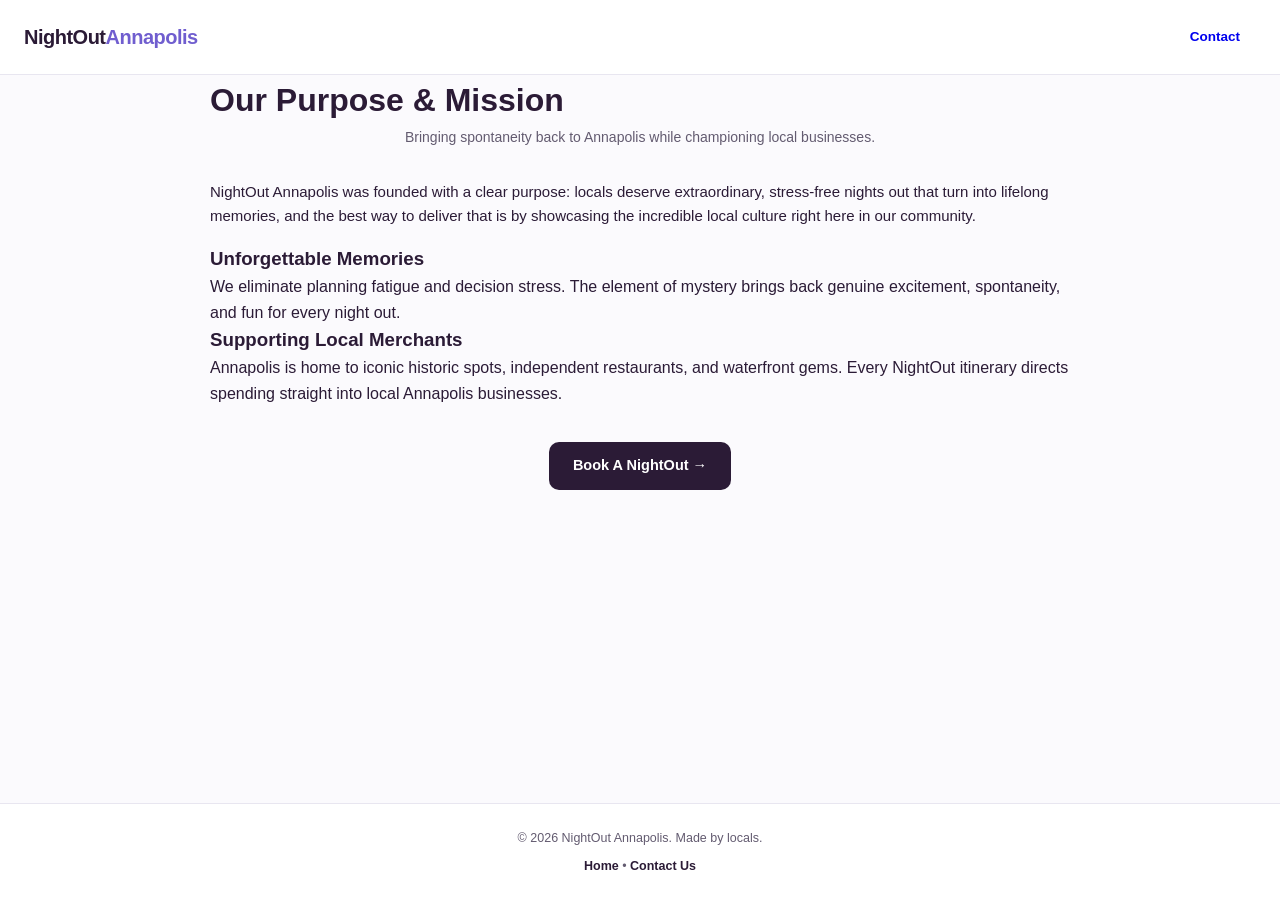
<file: about/index.html>
<!DOCTYPE html>
<html lang="en">
<head>
    <meta charset="UTF-8">
    <meta name="viewport" content="width=device-width, initial-scale=1.0">
    <title>About Us — NightOut Annapolis</title>
    
    <link rel="icon" type="image/png" href="/favicon.png">
    <link rel="stylesheet" href="/styles.css">
</head>
<body>

    <header>
        <a href="/" class="logo">NightOut<span>Annapolis</span></a>
        <div class="nav-links">
            <a href="/about/" class="nav-btn" style="background: var(--accent); color: #ffffff;">About Us</a>
            <a href="/contact/" class="nav-btn">Contact</a>
        </div>
    </header>

    <main>
        <div class="card">
            <h1>Our Purpose & Mission</h1>
            <p class="section-subtitle" style="margin-bottom: 32px;">Bringing spontaneity back to Annapolis while championing local businesses.</p>

            <p style="font-size: 15px; color: var(--text-main); margin-bottom: 16px;">
                NightOut Annapolis was founded with a clear purpose: locals deserve extraordinary, stress-free nights out that turn into lifelong memories, and the best way to deliver that is by showcasing the incredible local culture right here in our community.
            </p>

            <div class="pillar-grid">
                <div class="pillar-card">
                    <h3>Unforgettable Memories</h3>
                    <p>We eliminate planning fatigue and decision stress. The element of mystery brings back genuine excitement, spontaneity, and fun for every night out.</p>
                </div>
                <div class="pillar-card">
                    <h3>Supporting Local Merchants</h3>
                    <p>Annapolis is home to iconic historic spots, independent restaurants, and waterfront gems. Every NightOut itinerary directs spending straight into local Annapolis businesses.</p>
                </div>
            </div>

            <div style="text-align: center; margin-top: 36px;">
                <a href="/booking/" class="btn">Book A NightOut →</a>
            </div>
        </div>
    </main>

    <footer>
        &copy; 2026 NightOut Annapolis. Made by locals.
        <div style="margin-top: 8px;">
            <a href="/">Home</a> • <a href="/contact/">Contact Us</a>
        </div>
    </footer>

</body>
</html>
</file>
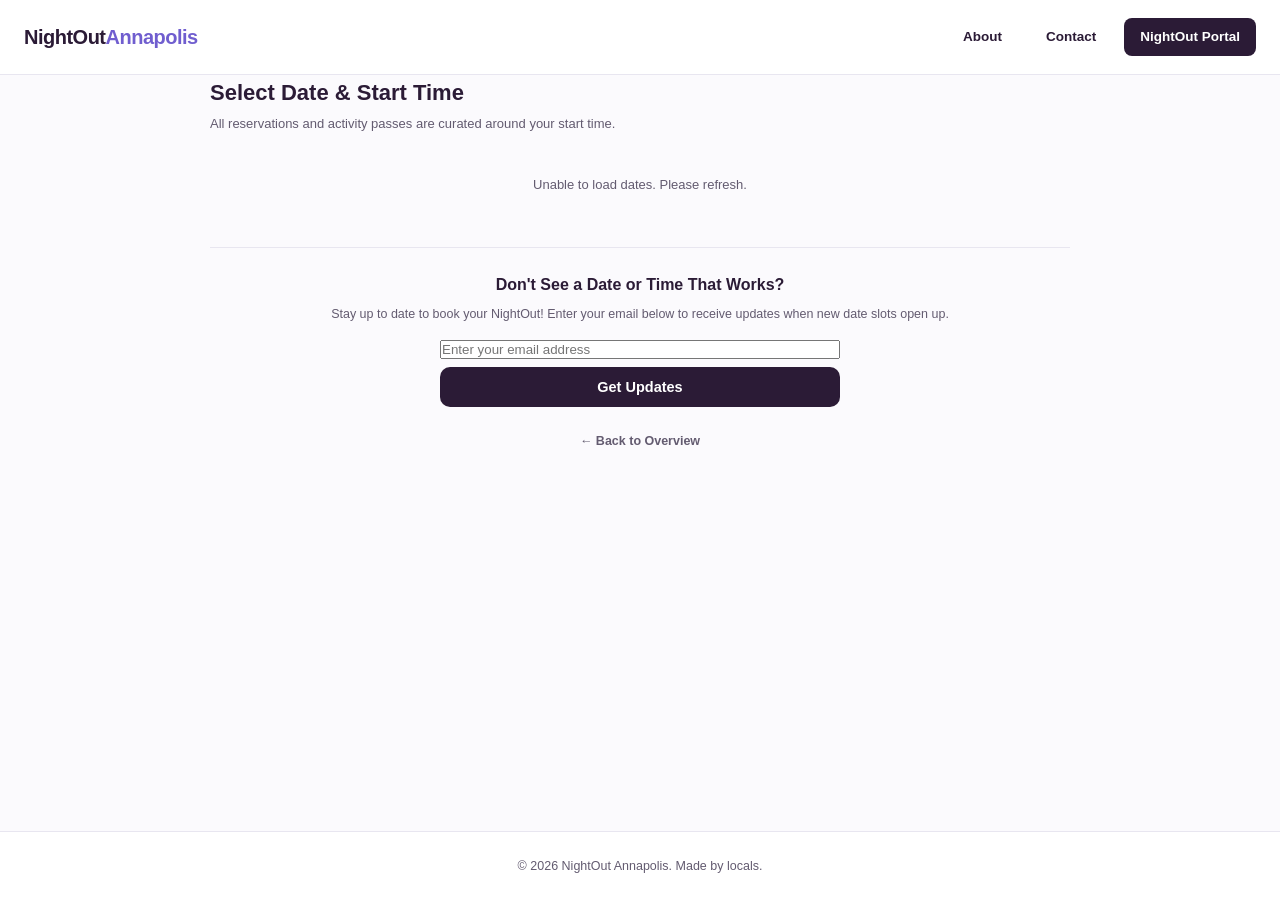
<file: booking/index.html>
<!DOCTYPE html>
<html lang="en">
<head>
    <meta charset="UTF-8">
    <meta name="viewport" content="width=device-width, initial-scale=1.0">
    <title>Select Date & Time — NightOut Annapolis</title>
    
    <link rel="icon" type="image/png" href="../favicon.png">
    <link rel="stylesheet" href="../styles.css">

    <!-- FALLBACK CSS FOR GUARANTEED SLOTS DISPLAY -->
    <style>
        .date-group {
            border: 1px solid #e8e6f0;
            border-radius: 16px;
            padding: 18px;
            margin-bottom: 18px;
            background: #ffffff;
            box-shadow: 0 4px 12px rgba(43, 27, 54, 0.03);
            text-align: left;
        }
        .date-title {
            font-size: 16px;
            font-weight: 800;
            color: #2b1b36;
            margin-bottom: 12px;
        }
        .time-slots-grid {
            display: grid;
            grid-template-columns: repeat(auto-fill, minmax(150px, 1fr));
            gap: 12px;
        }
        .time-slot {
            border: 1px dashed #e8e6f0;
            border-radius: 12px;
            padding: 12px;
            text-align: center;
            background: #ffffff;
            display: flex;
            flex-direction: column;
            align-items: center;
            justify-content: center;
        }
        .time-slot.available {
            border: 1.5px solid #2b1b36;
            cursor: pointer;
        }
        .time-slot.available:hover {
            background: #2b1b36;
            color: #ffffff;
        }
        .time-slot.soldout {
            background: #f9f9fb;
            border: 1px solid #e8e6f0;
            color: #a39cae;
            cursor: not-allowed;
            opacity: 0.7;
        }
        .time-text {
            font-size: 14px;
            font-weight: 800;
        }
        .time-sub {
            font-size: 11px;
            color: #635b70;
            margin-top: 4px;
            font-weight: 600;
        }
        .soldout-badge {
            display: inline-block;
            background: #e8e6f0;
            color: #635b70;
            font-size: 10px;
            font-weight: 800;
            padding: 3px 8px;
            border-radius: 20px;
            text-transform: uppercase;
            margin-top: 4px;
        }
        @media (max-width: 639px) {
            .nav-btn.secondary-nav { display: none !important; }
        }
    </style>
</head>
<body>

    <header>
        <a href="../" class="logo">NightOut<span>Annapolis</span></a>
        <div class="nav-links">
            <a href="../about/" class="nav-btn secondary-nav">About</a>
            <a href="../contact/" class="nav-btn secondary-nav">Contact</a>
            <a href="../tracker/" class="nav-btn primary-nav">NightOut Portal</a>
        </div>
    </header>

    <main>
        <div class="card">
            <h2 style="font-size: 22px; font-weight: 900; margin-bottom: 4px; color: var(--primary);">Select Date & Start Time</h2>
            <p style="font-size: 13px; color: var(--text-muted); margin-bottom: 20px;">All reservations and activity passes are curated around your start time.</p>

            <div id="loadingText" style="text-align: center; padding: 20px; color: var(--text-muted); font-size: 13px;">Loading live availability...</div>
            <div id="datesContainer"></div>

            <div style="margin-top: 32px; padding-top: 24px; border-top: 1px solid var(--border-color); text-align: center;">
                <h3 style="font-size: 16px; font-weight: 800; color: var(--primary); margin-bottom: 6px;">Don't See a Date or Time That Works?</h3>
                <p style="font-size: 12.5px; color: var(--text-muted); margin-bottom: 16px;">Stay up to date to book your NightOut! Enter your email below to receive updates when new date slots open up.</p>
                
                <form id="bookingEmailForm" onsubmit="handleEmailSubmit(event, 'bookingStatus', 'Booking Page')" style="display: flex; flex-direction: column; gap: 8px; max-width: 400px; margin: 0 auto;">
                    <input type="email" placeholder="Enter your email address" required>
                    <button type="submit" class="btn">Get Updates</button>
                </form>
                <div id="bookingStatus" style="display: none; margin-top: 10px; font-size: 12.5px; font-weight: 700; color: #10b981;">Thanks! You have been added to the Email List.</div>
            </div>

            <a href="../" style="display: block; text-align: center; margin-top: 24px; color: var(--text-muted); font-size: 12.5px; font-weight: 600; text-decoration: none;">← Back to Overview</a>
        </div>
    </main>

    <footer>&copy; 2026 NightOut Annapolis. Made by locals.</footer>

    <script>
        const GOOGLE_SCRIPT_URL = "https://script.google.com/macros/s/AKfycbzK5qTseJuvbgz7uOT056mxcE2o-JESYaNkLnEhcASWbCfFkzxJ-SFBcqgxnPk8jW7-/exec";

        function formatCleanTime(timeStr) {
            if (!timeStr) return "";
            var str = timeStr.toString().trim();
            if (str.includes("GMT") || str.includes("T")) {
                var d = new Date(str);
                if (!isNaN(d.getTime())) {
                    return d.toLocaleTimeString([], { hour: 'numeric', minute: '2-digit', hour12: true });
                }
            }
            var parts = str.split(":");
            if (parts.length >= 2) {
                var hrs = parseInt(parts[0], 10);
                var mins = parts[1];
                var ampm = hrs >= 12 ? 'PM' : 'AM';
                hrs = hrs % 12;
                hrs = hrs ? hrs : 12;
                return hrs + ":" + mins + " " + ampm;
            }
            return str;
        }

        // UPDATED CLEAN DATE FUNCTION - PREVENTS 2001 BUG
        function formatCleanDate(dateStr) {
            if (!dateStr) return "";
            var str = dateStr.toString().trim();

            // Try to parse full JavaScript timestamp or ISO string
            if (str.includes("GMT") || str.includes("T")) {
                var d = new Date(str);
                if (!isNaN(d.getTime())) {
                    return d.toLocaleDateString('en-US', { weekday: 'long', month: 'long', day: 'numeric' });
                }
            }

            // Strip out 4-digit years like 2001, 2024, etc.
            str = str.replace(/,?\s*\b(2001|2000|1999|202\d|203\d)\b/gi, '').trim();

            return str;
        }

        window.addEventListener('DOMContentLoaded', () => {
            fetch(GOOGLE_SCRIPT_URL + "?action=getDates")
            .then(res => res.json())
            .then(data => {
                document.getElementById('loadingText').style.display = 'none';
                const container = document.getElementById('datesContainer');
                container.innerHTML = "";

                if (!data || data.length === 0) {
                    container.innerHTML = "<div style='text-align:center; color:#64748b; font-size:13px;'>No available dates listed right now. Check back soon!</div>";
                    return;
                }

                const grouped = {};
                data.forEach(item => {
                    var cleanD = formatCleanDate(item.date);
                    if (!grouped[cleanD]) grouped[cleanD] = [];
                    
                    item.cleanStart = formatCleanTime(item.startTime);
                    item.cleanFinish = formatCleanTime(item.finishTime);
                    item.slotKey = cleanD + " (" + item.cleanStart + " - " + item.cleanFinish + ")";
                    
                    grouped[cleanD].push(item);
                });

                Object.keys(grouped).forEach(dateStr => {
                    const groupDiv = document.createElement('div');
                    groupDiv.className = "date-group";
                    
                    let slotsHtml = `<div class="date-title">${dateStr}</div><div class="time-slots-grid">`;
                    
                    grouped[dateStr].forEach(item => {
                        const isAvailable = item.quantity > 0;
                        const timeDisplay = item.cleanStart + (item.cleanFinish ? " - " + item.cleanFinish : "");
                        
                        if (isAvailable) {
                            const stockBadge = item.quantity === 1 
                                ? `<div style="background: var(--coral, #705ecf); color: #ffffff; font-size: 10px; font-weight: 800; padding: 2px 8px; border-radius: 12px; margin-top: 4px; display: inline-block;">ONLY 1 SLOT LEFT</div>`
                                : `<div class="time-sub">${item.quantity} Slots Left ($${item.price})</div>`;

                            slotsHtml += `
                                <div class="time-slot available" onclick="bookTimeSlot('${item.slotKey}', '${item.stripeLink}')">
                                    <div class="time-text">${timeDisplay}</div>
                                    ${stockBadge}
                                </div>
                            `;
                        } else {
                            slotsHtml += `
                                <div class="time-slot soldout">
                                    <div class="time-text">${timeDisplay}</div>
                                    <div class="soldout-badge">Sold Out</div>
                                </div>
                            `;
                        }
                    });

                    slotsHtml += `</div>`;
                    groupDiv.innerHTML = slotsHtml;
                    container.appendChild(groupDiv);
                });
            })
            .catch(err => {
                console.error(err);
                document.getElementById('loadingText').textContent = "Unable to load dates. Please refresh.";
            });
        });

        function bookTimeSlot(slotKey, stripeUrl) {
            localStorage.setItem('chosenDate', slotKey);
            window.location.href = stripeUrl;
        }

        function handleEmailSubmit(event, statusId, sourcePage) {
            event.preventDefault();
            const form = event.target;
            const emailInput = form.querySelector('input[type="email"]');
            const submitBtn = form.querySelector('button');
            const statusDiv = document.getElementById(statusId);

            if (!emailInput || !emailInput.value) return;

            const userEmail = emailInput.value.trim();
            submitBtn.textContent = "Saving...";
            submitBtn.disabled = true;

            const payload = {
                action: "subscribeEmail",
                email: userEmail,
                source: sourcePage || "Booking Page"
            };

            fetch(GOOGLE_SCRIPT_URL, {
                method: "POST",
                mode: "cors",
                headers: { "Content-Type": "text/plain" },
                body: JSON.stringify(payload)
            })
            .then(res => res.json())
            .then(data => {
                statusDiv.style.display = 'block';
                statusDiv.textContent = "Thanks! You have been added to the Email List.";
                form.reset();
                submitBtn.textContent = "Get Updates";
                submitBtn.disabled = false;
            })
            .catch(err => {
                console.error("Error saving email:", err);
                statusDiv.style.display = 'block';
                statusDiv.textContent = "Thanks! Your email has been added to our list.";
                form.reset();
                submitBtn.textContent = "Get Updates";
                submitBtn.disabled = false;
            });
        }
    </script>
</body>
</html>
</file>
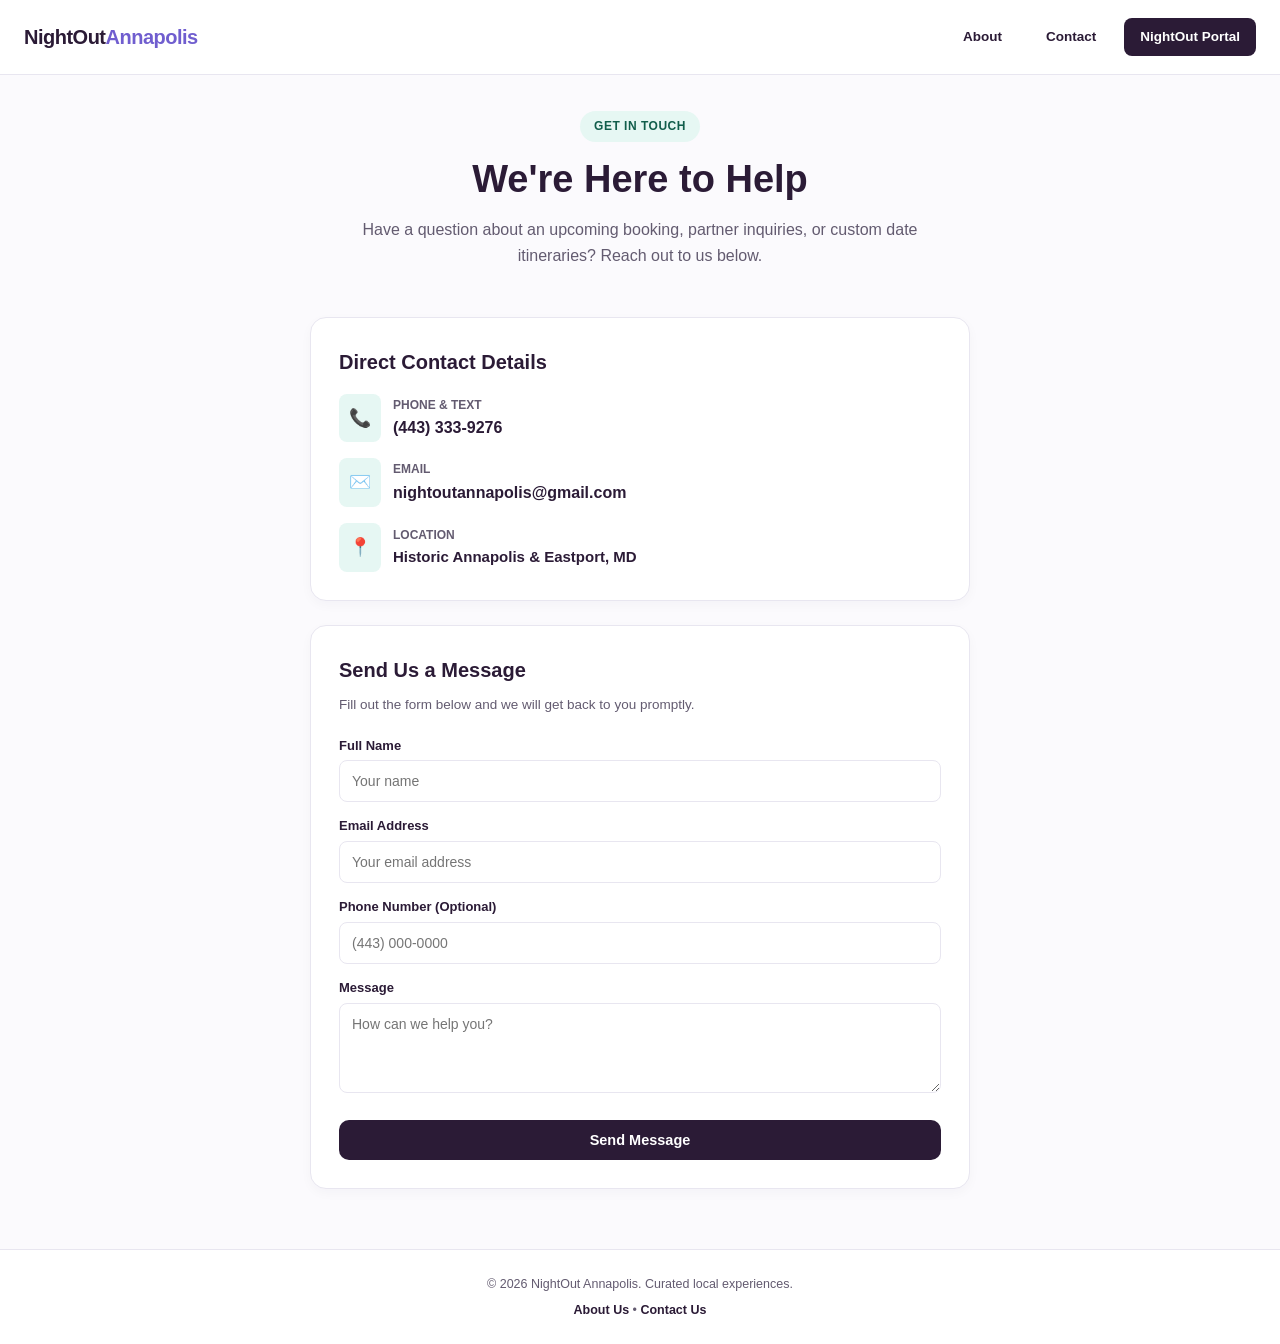
<file: contact/index.html>
<!DOCTYPE html>
<html lang="en">
<head>
    <meta charset="UTF-8">
    <meta name="viewport" content="width=device-width, initial-scale=1.0">
    <title>Contact Us — NightOut Annapolis</title>
    
    <link rel="icon" type="image/png" href="/favicon.png">
    <link rel="stylesheet" href="/styles.css">

    <meta property="og:type" content="website">
    <meta property="og:url" content="https://nightoutannapolis.github.io/contact/">
    <meta property="og:title" content="Contact NightOut Annapolis">
    <meta property="og:description" content="Have questions about your surprise date night? Get in touch with our team directly.">
</head>
<body>

    <header>
        <a href="/" class="logo">NightOut<span>Annapolis</span></a>
        <div class="nav-links">
            <a href="/about/" class="nav-btn secondary-nav">About</a>
            <a href="/contact/" class="nav-btn secondary-nav">Contact</a>
            <a href="/tracker/" class="nav-btn primary-nav">NightOut Portal</a>
        </div>
    </header>

    <div class="hero" style="padding: 36px 20px 24px;">
        <span class="hero-badge">Get in Touch</span>
        <h1>We're Here to Help</h1>
        <p>Have a question about an upcoming booking, partner inquiries, or custom date itineraries? Reach out to us below.</p>
    </div>

    <main style="max-width: 700px;">
        <!-- CONTACT INFORMATION CARD -->
        <div class="form-modal-card" style="margin-bottom: 24px;">
            <h2 style="font-size: 20px; font-weight: 800; margin-bottom: 16px; color: var(--primary);">Direct Contact Details</h2>
            
            <div style="display: flex; flex-direction: column; gap: 16px;">
                <div style="display: flex; align-items: center; gap: 12px;">
                    <div style="background: var(--sage); padding: 10px; border-radius: 8px; font-size: 18px;">📞</div>
                    <div>
                        <div style="font-size: 12px; font-weight: 700; text-transform: uppercase; color: var(--text-muted);">Phone & Text</div>
                        <a href="tel:4433339276" style="font-size: 16px; font-weight: 800; color: var(--primary); text-decoration: none;">(443) 333-9276</a>
                    </div>
                </div>

                <div style="display: flex; align-items: center; gap: 12px;">
                    <div style="background: var(--sage); padding: 10px; border-radius: 8px; font-size: 18px;">✉️</div>
                    <div>
                        <div style="font-size: 12px; font-weight: 700; text-transform: uppercase; color: var(--text-muted);">Email</div>
                        <a href="mailto:nightoutannapolis@gmail.com" style="font-size: 16px; font-weight: 800; color: var(--primary); text-decoration: none;">nightoutannapolis@gmail.com</a>
                    </div>
                </div>

                <div style="display: flex; align-items: center; gap: 12px;">
                    <div style="background: var(--sage); padding: 10px; border-radius: 8px; font-size: 18px;">📍</div>
                    <div>
                        <div style="font-size: 12px; font-weight: 700; text-transform: uppercase; color: var(--text-muted);">Location</div>
                        <div style="font-size: 15px; font-weight: 700; color: var(--primary);">Historic Annapolis & Eastport, MD</div>
                    </div>
                </div>
            </div>
        </div>

        <!-- MESSAGE FORM -->
        <div class="form-modal-card">
            <h2 style="font-size: 20px; font-weight: 800; margin-bottom: 8px; color: var(--primary);">Send Us a Message</h2>
            <p style="font-size: 13.5px; color: var(--text-muted); margin-bottom: 20px;">Fill out the form below and we will get back to you promptly.</p>

            <form id="contactForm" onsubmit="handleContactSubmit(event)" style="display: flex; flex-direction: column; gap: 14px;">
                <div>
                    <label style="display: block; font-size: 13px; font-weight: 700; margin-bottom: 4px;">Full Name</label>
                    <input type="text" name="name" placeholder="Your name" required style="width: 100%; padding: 12px; font-size: 14px; border-radius: 8px; border: 1px solid var(--border-color); outline: none;">
                </div>

                <div>
                    <label style="display: block; font-size: 13px; font-weight: 700; margin-bottom: 4px;">Email Address</label>
                    <input type="email" name="email" placeholder="Your email address" required style="width: 100%; padding: 12px; font-size: 14px; border-radius: 8px; border: 1px solid var(--border-color); outline: none;">
                </div>

                <div>
                    <label style="display: block; font-size: 13px; font-weight: 700; margin-bottom: 4px;">Phone Number (Optional)</label>
                    <input type="tel" name="phone" placeholder="(443) 000-0000" style="width: 100%; padding: 12px; font-size: 14px; border-radius: 8px; border: 1px solid var(--border-color); outline: none;">
                </div>

                <div>
                    <label style="display: block; font-size: 13px; font-weight: 700; margin-bottom: 4px;">Message</label>
                    <textarea name="message" rows="4" placeholder="How can we help you?" required style="width: 100%; padding: 12px; font-size: 14px; border-radius: 8px; border: 1px solid var(--border-color); outline: none; resize: vertical;"></textarea>
                </div>

                <button type="submit" class="btn" style="width: 100%; margin-top: 6px;">Send Message</button>
            </form>

            <div id="contactStatus" style="display: none; margin-top: 14px; font-size: 14px; font-weight: 700; color: #10b981; text-align: center;">
                Thank you! Your message has been sent. We will reach out shortly.
            </div>
        </div>
    </main>

    <footer>
        &copy; 2026 NightOut Annapolis. Curated local experiences.
        <div style="margin-top: 6px;">
            <a href="/about/">About Us</a> • <a href="/contact/">Contact Us</a>
        </div>
    </footer>

    <script>
        const GOOGLE_SCRIPT_URL = "https://script.google.com/macros/s/AKfycbzK5qTseJuvbgz7uOT056mxcE2o-JESYaNkLnEhcASWbCfFkzxJ-SFBcqgxnPk8jW7-/exec";

        function handleContactSubmit(event) {
            event.preventDefault();
            const form = event.target;
            const submitBtn = form.querySelector('button');
            const statusDiv = document.getElementById('contactStatus');

            submitBtn.textContent = "Sending...";
            submitBtn.disabled = true;

            const payload = {
                action: "contactMessage",
                name: form.name.value,
                email: form.email.value,
                phone: form.phone.value || "N/A",
                message: form.message.value,
                source: "Contact Page"
            };

            fetch(GOOGLE_SCRIPT_URL, {
                method: "POST",
                mode: "cors",
                headers: { "Content-Type": "text/plain" },
                body: JSON.stringify(payload)
            })
            .then(res => res.json())
            .then(data => {
                statusDiv.style.display = 'block';
                form.reset();
                submitBtn.textContent = "Send Message";
                submitBtn.disabled = false;
            })
            .catch(err => {
                console.error("Error submitting contact form:", err);
                statusDiv.style.display = 'block';
                form.reset();
                submitBtn.textContent = "Send Message";
                submitBtn.disabled = false;
            });
        }
    </script>
</body>
</html>
</file>
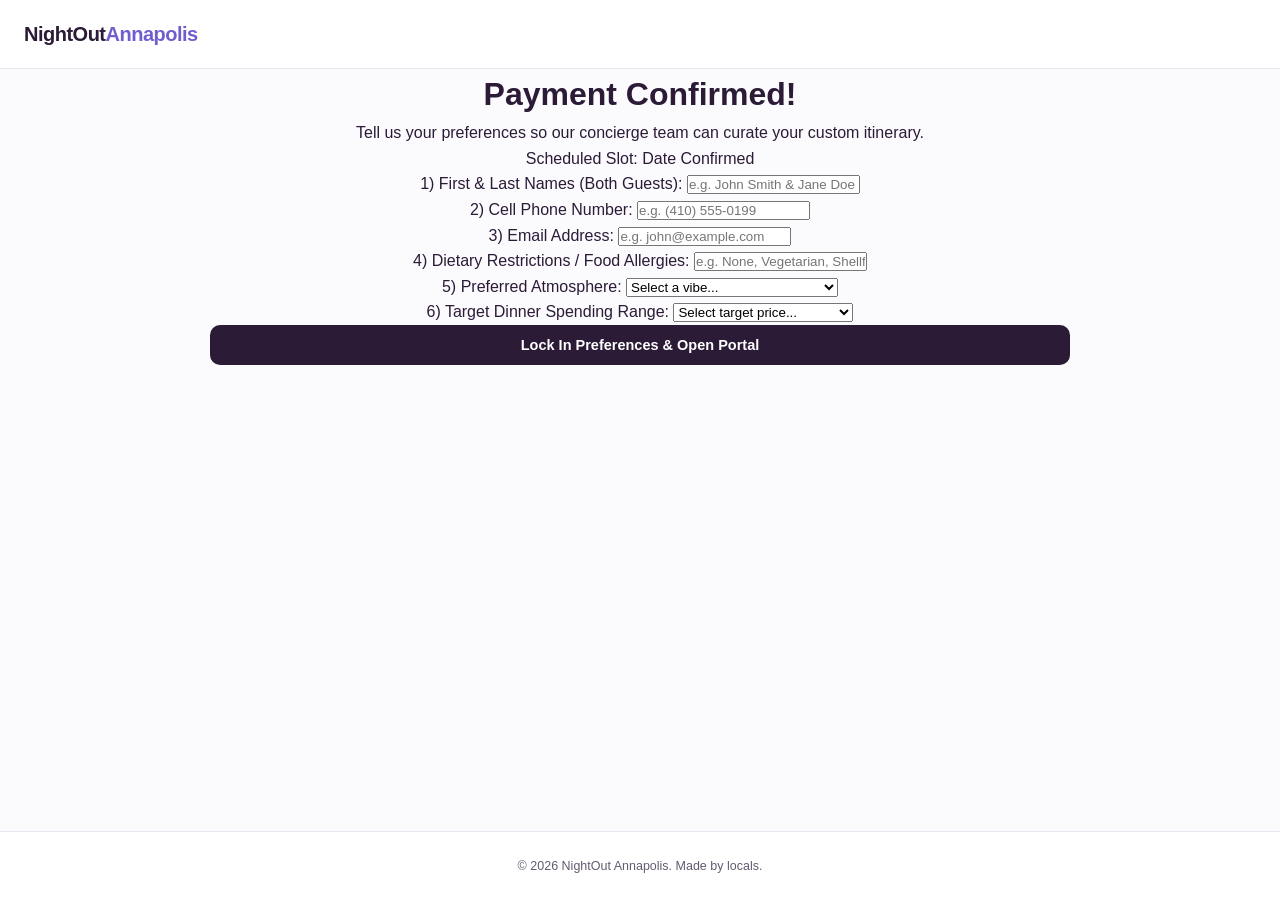
<file: preferences/index.html>
<!DOCTYPE html>
<html lang="en">
<head>
    <meta charset="UTF-8">
    <meta name="viewport" content="width=device-width, initial-scale=1.0">
    <title>Guest Preferences — NightOut Annapolis</title>
    
    <link rel="icon" type="image/png" href="/favicon.png">
    <link rel="stylesheet" href="/styles.css">
</head>
<body>

    <header>
        <a href="/" class="logo">NightOut<span>Annapolis</span></a>
    </header>

    <main>
        <div class="card" style="text-align: center;">
            <h1>Payment Confirmed!</h1>
            <p>Tell us your preferences so our concierge team can curate your custom itinerary.</p>

            <div id="dateDisplay" class="selected-date-badge">Scheduled Slot: Loading...</div>

            <form id="preferencesForm">
                <div class="form-group">
                    <label for="names">1) First & Last Names (Both Guests):</label>
                    <input type="text" id="names" placeholder="e.g. John Smith & Jane Doe" required>
                </div>
                <div class="form-group">
                    <label for="phone">2) Cell Phone Number:</label>
                    <input type="tel" id="phone" placeholder="e.g. (410) 555-0199" required>
                </div>
                <div class="form-group">
                    <label for="email">3) Email Address:</label>
                    <input type="email" id="email" placeholder="e.g. john@example.com" required>
                </div>
                <div class="form-group">
                    <label for="diet">4) Dietary Restrictions / Food Allergies:</label>
                    <input type="text" id="diet" placeholder="e.g. None, Vegetarian, Shellfish Allergy" required>
                </div>
                <div class="form-group">
                    <label for="vibe">5) Preferred Atmosphere:</label>
                    <select id="vibe" required>
                        <option value="" disabled selected>Select a vibe...</option>
                        <option value="Waterfront & Seafood">Waterfront & Fresh Seafood</option>
                        <option value="Cozy & Intimate Wine Bar">Cozy & Intimate Wine Bar</option>
                        <option value="Hidden Underground Gastropub">Hidden Underground Gastropub</option>
                    </select>
                </div>
                <div class="form-group">
                    <label for="priceTier">6) Target Dinner Spending Range:</label>
                    <select id="priceTier" required>
                        <option value="" disabled selected>Select target price...</option>
                        <option value="$ ($15-25 per person)">$ — Budget Friendly</option>
                        <option value="$$ ($25-40 per person)">$$ — Moderate / Standard</option>
                        <option value="$$$ ($40-65 per person)">$$$ — Upscale Dining</option>
                    </select>
                </div>

                <button type="submit" class="btn" style="width: 100%;">Lock In Preferences & Open Portal</button>
            </form>
        </div>
    </main>

    <footer>&copy; 2026 NightOut Annapolis. Made by locals.</footer>

    <script>
        const GOOGLE_SCRIPT_URL = "https://script.google.com/macros/s/AKfycbzK5qTseJuvbgz7uOT056mxcE2o-JESYaNkLnEhcASWbCfFkzxJ-SFBcqgxnPk8jW7-/exec";

        window.addEventListener('DOMContentLoaded', () => {
            const savedSlot = localStorage.getItem('chosenDate');
            const badge = document.getElementById('dateDisplay');
            if (savedSlot) {
                badge.textContent = "Scheduled Slot: " + savedSlot;
            } else {
                badge.textContent = "Scheduled Slot: Date Confirmed";
            }
        });

        document.getElementById('preferencesForm').addEventListener('submit', (e) => {
            e.preventDefault();
            const submitBtn = e.target.querySelector('button');
            submitBtn.textContent = "Saving & Generating Passcode...";
            submitBtn.disabled = true;

            const payload = {
                date: localStorage.getItem('chosenDate') || "Confirmed Date Slot",
                names: document.getElementById('names').value,
                phone: document.getElementById('phone').value,
                email: document.getElementById('email').value,
                diet: document.getElementById('diet').value,
                vibe: document.getElementById('vibe').value,
                priceTier: document.getElementById('priceTier').value
            };

            fetch(GOOGLE_SCRIPT_URL, {
                method: "POST", mode: "cors",
                headers: { "Content-Type": "text/plain" },
                body: JSON.stringify(payload)
            })
            .then(res => res.json())
            .then(data => {
                if (data.trackingCode) {
                    window.location.href = "/tracker/?code=" + encodeURIComponent(data.trackingCode);
                } else {
                    window.location.href = "/tracker/";
                }
            })
            .catch(err => {
                console.error(err);
                window.location.href = "/tracker/";
            });
        });
    </script>
</body>
</html>
</file>
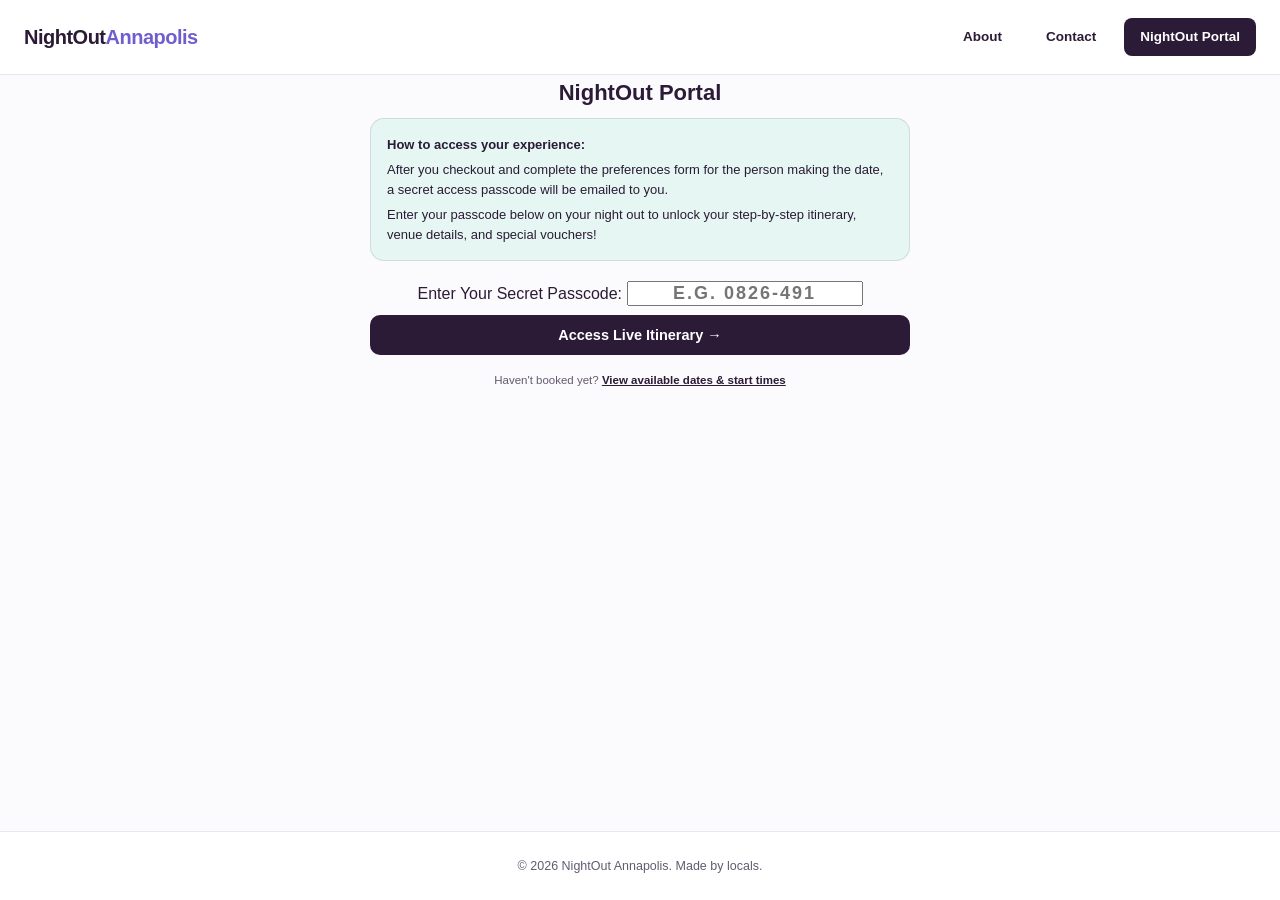
<file: tracker/index.html>
<!DOCTYPE html>
<html lang="en">
<head>
    <meta charset="UTF-8">
    <meta name="viewport" content="width=device-width, initial-scale=1.0">
    <title>NightOut Portal — NightOut Annapolis</title>
    
    <link rel="icon" type="image/png" href="../favicon.png">
    <link rel="stylesheet" href="../styles.css">

    <!-- FALLBACK CSS FOR GUARANTEED PORTAL STYLING -->
    <style>
        .portal-info-box {
            background: #e6f7f3;
            border: 1px solid rgba(43, 27, 54, 0.12);
            border-radius: 14px;
            padding: 16px;
            margin-bottom: 20px;
            text-align: left;
            font-size: 13px;
            color: #2b1b36;
            line-height: 1.5;
        }
        .portal-info-box strong {
            color: #2b1b36;
        }
        @media (max-width: 639px) {
            .nav-btn.secondary-nav { display: none !important; }
        }
    </style>
</head>
<body>

    <header>
        <a href="../" class="logo">NightOut<span>Annapolis</span></a>
        <div class="nav-links">
            <a href="../about/" class="nav-btn secondary-nav">About</a>
            <a href="../contact/" class="nav-btn secondary-nav">Contact</a>
            <a href="../tracker/" class="nav-btn primary-nav">NightOut Portal</a>
        </div>
    </header>

    <main style="max-width: 580px;">
        <!-- LOGIN CARD -->
        <div id="loginCard" class="card" style="text-align: center;">
            <h2 style="font-size: 22px; font-weight: 900; margin-bottom: 8px; color: var(--primary);">NightOut Portal</h2>
            
            <div class="portal-info-box">
                <strong>How to access your experience:</strong>
                <p style="margin-top: 6px;">After you checkout and complete the preferences form for the person making the date, a secret access passcode will be emailed to you.</p>
                <p style="margin-top: 6px;">Enter your passcode below on your night out to unlock your step-by-step itinerary, venue details, and special vouchers!</p>
            </div>

            <div class="form-group">
                <label for="codeInput">Enter Your Secret Passcode:</label>
                <input type="text" id="codeInput" placeholder="e.g. 0826-491" style="text-align: center; font-size: 18px; font-weight: 800; letter-spacing: 2px; text-transform: uppercase;">
            </div>

            <button class="btn" style="width: 100%; margin-top: 8px;" onclick="fetchItinerary()">Access Live Itinerary →</button>

            <p style="font-size: 11.5px; color: var(--text-muted); margin-top: 16px;">
                Haven't booked yet? <a href="../booking/" style="color: var(--primary); font-weight: 700; text-decoration: underline;">View available dates & start times</a>
            </p>
        </div>

        <!-- TIMELINE DISPLAY CARD -->
        <div id="timelineCard" class="card" style="display: none;">
            <div class="portal-header">
                <h3 id="displayNames" style="font-size: 18px; color: var(--primary); font-weight: 900; margin-bottom: 2px;">—</h3>
                <div id="displayDate" style="font-size: 13px; color: var(--text-muted); font-weight: 700;">Scheduled Slot: —</div>
            </div>

            <h3 style="font-size: 16px; font-weight: 800; color: var(--primary); margin-bottom: 16px;">Your Annapolis Experience Timeline</h3>

            <div id="timelineList" class="timeline-container"></div>

            <a href="../" class="btn" style="background: transparent; color: var(--text-muted); border: 1px solid var(--border-color); width: 100%; margin-top: 20px;">← Return to Main Page</a>
        </div>
    </main>

    <footer>&copy; 2026 NightOut Annapolis. Made by locals.</footer>

    <script>
        const GOOGLE_SCRIPT_URL = "https://script.google.com/macros/s/AKfycbzK5qTseJuvbgz7uOT056mxcE2o-JESYaNkLnEhcASWbCfFkzxJ-SFBcqgxnPk8jW7-/exec";
        let activeItinerary = [];
        let rawDateString = "";
        let timerInterval = null;

        window.addEventListener('DOMContentLoaded', () => {
            const urlParams = new URLSearchParams(window.location.search);
            const codeParam = urlParams.get('code');
            
            if (codeParam) {
                document.getElementById('codeInput').value = codeParam;
                fetchItinerary(codeParam);
            }
        });

        function fetchItinerary(codeOverride) {
            const code = codeOverride || document.getElementById('codeInput').value.trim();
            if (!code) return alert('Please enter your passcode.');

            fetch(GOOGLE_SCRIPT_URL + "?code=" + encodeURIComponent(code))
            .then(res => res.json())
            .then(data => {
                if (data.found) {
                    document.getElementById('loginCard').style.display = 'none';
                    document.getElementById('timelineCard').style.display = 'block';

                    document.getElementById('displayNames').textContent = data.names;
                    document.getElementById('displayDate').textContent = "Scheduled Slot: " + data.date;

                    activeItinerary = data.itinerary || [];
                    rawDateString = data.date || "";

                    renderTimeline();
                } else {
                    alert('Passcode not found. Please double check your code or verify your confirmation email.');
                    document.getElementById('loginCard').style.display = 'block';
                }
            })
            .catch(err => {
                console.error(err);
                alert('Error retrieving itinerary. Please try again.');
            });
        }

        function buildFullTargetDateTime(rawSlotStr, timeStr) {
            let target = new Date();
            
            try {
                let cleanedSlot = rawSlotStr.replace(/\(.*?\)/g, '').trim(); 
                
                const monthNames = ["january", "february", "march", "april", "may", "june", "july", "august", "september", "october", "november", "december"];
                let monthIdx = -1;
                let dayNum = null;

                monthNames.forEach((m, idx) => {
                    if (cleanedSlot.toLowerCase().includes(m)) monthIdx = idx;
                });

                let dayMatch = cleanedSlot.match(/\b\d{1,2}\b/);
                if (dayMatch) dayNum = parseInt(dayMatch[0], 10);

                if (monthIdx !== -1 && dayNum) {
                    let currentYear = new Date().getFullYear();
                    target = new Date(currentYear, monthIdx, dayNum);
                    
                    if (target < new Date(currentYear, 0, 1)) {
                        target.setFullYear(currentYear + 1);
                    }
                }

                if (timeStr) {
                    let isPM = timeStr.toUpperCase().includes("PM");
                    let isAM = timeStr.toUpperCase().includes("AM");
                    let cleanTime = timeStr.replace(/AM|PM/gi, '').trim();
                    let parts = cleanTime.split(":");

                    let hrs = parseInt(parts[0], 10) || 0;
                    let mins = parseInt(parts[1], 10) || 0;

                    if (isPM && hrs < 12) hrs += 12;
                    if (isAM && hrs === 12) hrs = 0;

                    target.setHours(hrs, mins, 0, 0);
                }
            } catch(e) {
                console.error("Date parsing error:", e);
            }

            return target;
        }

        function renderTimeline() {
            const container = document.getElementById('timelineList');
            container.innerHTML = "";
            if (timerInterval) clearInterval(timerInterval);

            if (activeItinerary.length === 0) {
                container.innerHTML = "<div style='color: var(--text-muted); font-size: 13px;'>Your itinerary stops are currently being assembled by our concierge team. Check back closer to your event!</div>";
                return;
            }

            const now = new Date();

            activeItinerary.forEach((step, idx) => {
                const targetTime = buildFullTargetDateTime(rawDateString, step.time);
                const isTimeReached = now >= targetTime;

                const stepDiv = document.createElement('div');
                stepDiv.className = `timeline-step ${isTimeReached ? 'unlocked' : 'locked'}`;

                if (isTimeReached) {
                    stepDiv.innerHTML = `
                        <div class="timeline-node"></div>
                        <div class="timeline-card">
                            <div class="step-tag">UNLOCKED STOP #${idx + 1} • ${step.time}</div>
                            <div style="font-size: 16px; font-weight: 800; color: var(--primary); margin: 2px 0;">[UNLOCKED] ${step.title}</div>
                            <div style="font-size: 13px; font-weight: 700; color: var(--accent); margin-bottom: 6px;">Location: ${step.location}</div>
                            <div style="font-size: 13px; color: var(--text-muted); line-height: 1.5;">${step.details}</div>
                        </div>
                    `;
                } else {
                    stepDiv.innerHTML = `
                        <div class="timeline-node"></div>
                        <div class="timeline-card">
                            <div class="step-tag">TIME-LOCKED STOP #${idx + 1}</div>
                            <div style="font-size: 15px; font-weight: 800; color: var(--primary); margin: 2px 0;">Scheduled for ${step.time}</div>
                            
                            <div class="countdown-box">
                                <div style="font-size: 10px; font-weight: 800; color: var(--text-muted); text-transform: uppercase;">Unlocks In</div>
                                <div class="countdown-digits" id="timer-${idx}">00d 00h 00m 00s</div>
                            </div>

                            <div style="font-size: 11px; color: var(--text-muted);">Destination & details unlock automatically at your scheduled time.</div>
                            <button style="background: transparent; border: 1px solid var(--border-color); padding: 6px 12px; font-size: 11px; font-weight: 700; border-radius: 6px; cursor: pointer; margin-top: 10px; color: var(--primary);" onclick="forceUnlock(${idx})">Force Unlock Early</button>
                        </div>
                    `;
                }

                container.appendChild(stepDiv);
            });

            startMultiCountdowns();
        }

        function forceUnlock(idx) {
            const stepDivs = document.querySelectorAll('.timeline-step');
            if (stepDivs[idx]) {
                const step = activeItinerary[idx];
                stepDivs[idx].className = "timeline-step unlocked";
                stepDivs[idx].querySelector('.timeline-card').innerHTML = `
                    <div class="step-tag">UNLOCKED EARLY STOP #${idx + 1}</div>
                    <div style="font-size: 16px; font-weight: 800; color: var(--primary); margin: 2px 0;">[UNLOCKED] ${step.title}</div>
                    <div style="font-size: 13px; font-weight: 700; color: var(--accent); margin-bottom: 6px;">Location: ${step.location}</div>
                    <div style="font-size: 13px; color: var(--text-muted); line-height: 1.5;">${step.details}</div>
                `;
            }
        }

        function startMultiCountdowns() {
            function updateClocks() {
                const now = new Date();

                activeItinerary.forEach((step, idx) => {
                    const timerElem = document.getElementById(`timer-${idx}`);
                    if (timerElem) {
                        const targetTime = buildFullTargetDateTime(rawDateString, step.time);
                        const diffMs = targetTime - now;

                        if (diffMs <= 0) {
                            renderTimeline();
                        } else {
                            const days = Math.floor(diffMs / (1000 * 60 * 60 * 24));
                            const hours = Math.floor((diffMs % (1000 * 60 * 60 * 24)) / (1000 * 60 * 60));
                            const mins = Math.floor((diffMs % (1000 * 60 * 60)) / (1000 * 60));
                            const secs = Math.floor((diffMs % (1000 * 60)) / 1000);

                            const formattedSecs = secs < 10 ? "0" + secs : secs;
                            const formattedMins = mins < 10 ? "0" + mins : mins;

                            if (days > 0) {
                                timerElem.textContent = `${days}d ${hours}h ${formattedMins}m ${formattedSecs}s`;
                            } else {
                                const formattedHours = hours < 10 ? "0" + hours : hours;
                                timerElem.textContent = `${formattedHours}h ${formattedMins}m ${formattedSecs}s`;
                            }
                        }
                    }
                });
            }

            updateClocks();
            timerInterval = setInterval(updateClocks, 1000);
        }
    </script>
</body>
</html>
</file>
<file: styles.css>
:root {
    --primary: #2b1b36;
    --primary-hover: #3d274d;
    --sage: #e6f7f3;
    --text-muted: #635b70;
    --border-color: #e8e6f0;
}

* {
    box-sizing: border-box;
    margin: 0;
    padding: 0;
    font-family: -apple-system, BlinkMacSystemFont, "Segoe UI", Roboto, Helvetica, Arial, sans-serif;
}

body {
    background-color: #fbfafd;
    color: var(--primary);
    line-height: 1.6;
    display: flex;
    flex-direction: column;
    min-height: 100vh;
}

/* HEADER & NAV */
header {
    display: flex;
    justify-content: space-between;
    align-items: center;
    padding: 18px 24px;
    background: #ffffff;
    border-bottom: 1px solid var(--border-color);
}

.logo {
    font-size: 20px;
    font-weight: 900;
    color: var(--primary);
    text-decoration: none;
    letter-spacing: -0.5px;
}

.logo span {
    color: #705ecf;
}

.nav-links {
    display: flex;
    gap: 12px;
    align-items: center;
}

.nav-btn {
    text-decoration: none;
    font-size: 13.5px;
    font-weight: 700;
    padding: 8px 16px;
    border-radius: 8px;
    transition: all 0.2s ease;
}

.secondary-nav {
    color: var(--primary);
}

.secondary-nav:hover {
    background: #f1eff7;
}

.primary-nav {
    background: var(--primary);
    color: #ffffff;
}

.primary-nav:hover {
    background: var(--primary-hover);
}

/* HERO SECTION */
.hero {
    text-align: center;
    padding: 48px 20px;
    max-width: 800px;
    margin: 0 auto;
}

.hero-badge {
    display: inline-block;
    background: var(--sage);
    color: #125e4c;
    font-size: 12px;
    font-weight: 800;
    padding: 6px 14px;
    border-radius: 20px;
    margin-bottom: 16px;
    text-transform: uppercase;
    letter-spacing: 0.5px;
}

.hero h1 {
    font-size: 38px;
    font-weight: 900;
    line-height: 1.15;
    margin-bottom: 16px;
    color: var(--primary);
}

.hero p {
    font-size: 16px;
    color: var(--text-muted);
    margin-bottom: 24px;
    max-width: 600px;
    margin-left: auto;
    margin-right: auto;
}

.hero-actions {
    display: flex;
    gap: 12px;
    justify-content: center;
    flex-wrap: wrap;
}

.btn {
    display: inline-block;
    background: var(--primary);
    color: #ffffff;
    font-weight: 800;
    font-size: 14.5px;
    padding: 12px 24px;
    border-radius: 10px;
    text-decoration: none;
    border: none;
    cursor: pointer;
    transition: background 0.2s ease;
}

.btn:hover {
    background: var(--primary-hover);
}

.btn-secondary {
    background: #ffffff;
    color: var(--primary);
    border: 1px solid var(--border-color);
}

.btn-secondary:hover {
    background: #f1eff7;
}

/* MAIN LAYOUT */
main {
    max-width: 900px;
    width: 100%;
    margin: 0 auto;
    padding: 0 20px 60px;
    flex: 1;
}

.section-title {
    font-size: 24px;
    font-weight: 900;
    text-align: center;
    margin-bottom: 6px;
    color: var(--primary);
}

.section-subtitle {
    font-size: 14px;
    color: var(--text-muted);
    text-align: center;
    margin-bottom: 32px;
}

/* CARDS & GRID */
.grid-3 {
    display: grid;
    grid-template-columns: repeat(auto-fit, minmax(250px, 1fr));
    gap: 20px;
}

.card-with-img {
    background: #ffffff;
    border: 1px solid var(--border-color);
    border-radius: 16px;
    overflow: hidden;
    box-shadow: 0 4px 12px rgba(43, 27, 54, 0.03);
}

.card-img {
    width: 100%;
    height: 150px;
    object-fit: cover;
}

.card-body {
    padding: 20px;
}

.card-body h3 {
    font-size: 16px;
    font-weight: 800;
    margin-bottom: 8px;
    color: var(--primary);
}

.card-body p {
    font-size: 13.5px;
    color: var(--text-muted);
}

/* SAMPLE ITINERARY */
.sample-box {
    background: #ffffff;
    border: 1px solid var(--border-color);
    border-radius: 16px;
    padding: 24px;
    display: flex;
    flex-direction: column;
    gap: 20px;
}

.sample-step {
    display: flex;
    gap: 16px;
    align-items: flex-start;
}

.sample-time {
    background: var(--sage);
    color: #125e4c;
    font-weight: 800;
    font-size: 12px;
    padding: 6px 10px;
    border-radius: 8px;
    white-space: nowrap;
}

.sample-desc h4 {
    font-size: 15px;
    font-weight: 800;
    margin-bottom: 2px;
}

.sample-desc p {
    font-size: 13.5px;
    color: var(--text-muted);
}

/* FORM CARDS */
.form-modal-card {
    background: #ffffff;
    border: 1px solid var(--border-color);
    border-radius: 16px;
    padding: 28px;
    box-shadow: 0 4px 12px rgba(43, 27, 54, 0.03);
}

/* FAQ */
.faq-container {
    display: flex;
    flex-direction: column;
    gap: 12px;
}

.faq-item {
    background: #ffffff;
    border: 1px solid var(--border-color);
    border-radius: 12px;
    overflow: hidden;
}

.faq-question {
    padding: 16px 20px;
    font-size: 15px;
    font-weight: 800;
    cursor: pointer;
    display: flex;
    justify-content: space-between;
    align-items: center;
    color: var(--primary);
}

.faq-answer {
    padding: 0 20px 16px;
    font-size: 13.5px;
    color: var(--text-muted);
    display: none;
}

.faq-item.active .faq-answer {
    display: block;
}

.faq-item.active .faq-icon {
    transform: rotate(45deg);
}

.faq-icon {
    font-size: 18px;
    transition: transform 0.2s ease;
}

/* FOOTER */
footer {
    text-align: center;
    padding: 24px;
    border-top: 1px solid var(--border-color);
    background: #ffffff;
    font-size: 12.5px;
    color: var(--text-muted);
}

footer a {
    color: var(--primary);
    text-decoration: none;
    font-weight: 700;
}

/* 30-SECOND EMAIL POPUP MODAL STYLES */
.popup-overlay {
    position: fixed;
    top: 0;
    left: 0;
    width: 100%;
    height: 100%;
    background: rgba(43, 27, 54, 0.6);
    backdrop-filter: blur(4px);
    display: flex;
    align-items: center;
    justify-content: center;
    z-index: 9999;
    opacity: 0;
    visibility: hidden;
    transition: opacity 0.3s ease, visibility 0.3s ease;
    padding: 20px;
}

.popup-overlay.active {
    opacity: 1;
    visibility: visible;
}

.popup-content {
    background: #ffffff;
    border-radius: 20px;
    padding: 32px 24px;
    max-width: 420px;
    width: 100%;
    text-align: center;
    position: relative;
    box-shadow: 0 20px 40px rgba(0, 0, 0, 0.2);
    transform: translateY(20px);
    transition: transform 0.3s ease;
}

.popup-overlay.active .popup-content {
    transform: translateY(0);
}

.popup-close {
    position: absolute;
    top: 12px;
    right: 16px;
    background: transparent;
    border: none;
    font-size: 24px;
    font-weight: 700;
    color: var(--text-muted);
    cursor: pointer;
    line-height: 1;
}

.popup-close:hover {
    color: var(--primary);
}

@media (max-width: 639px) {
    .hero h1 { font-size: 30px; }
    .nav-btn.secondary-nav { display: none; }
}
</file>
